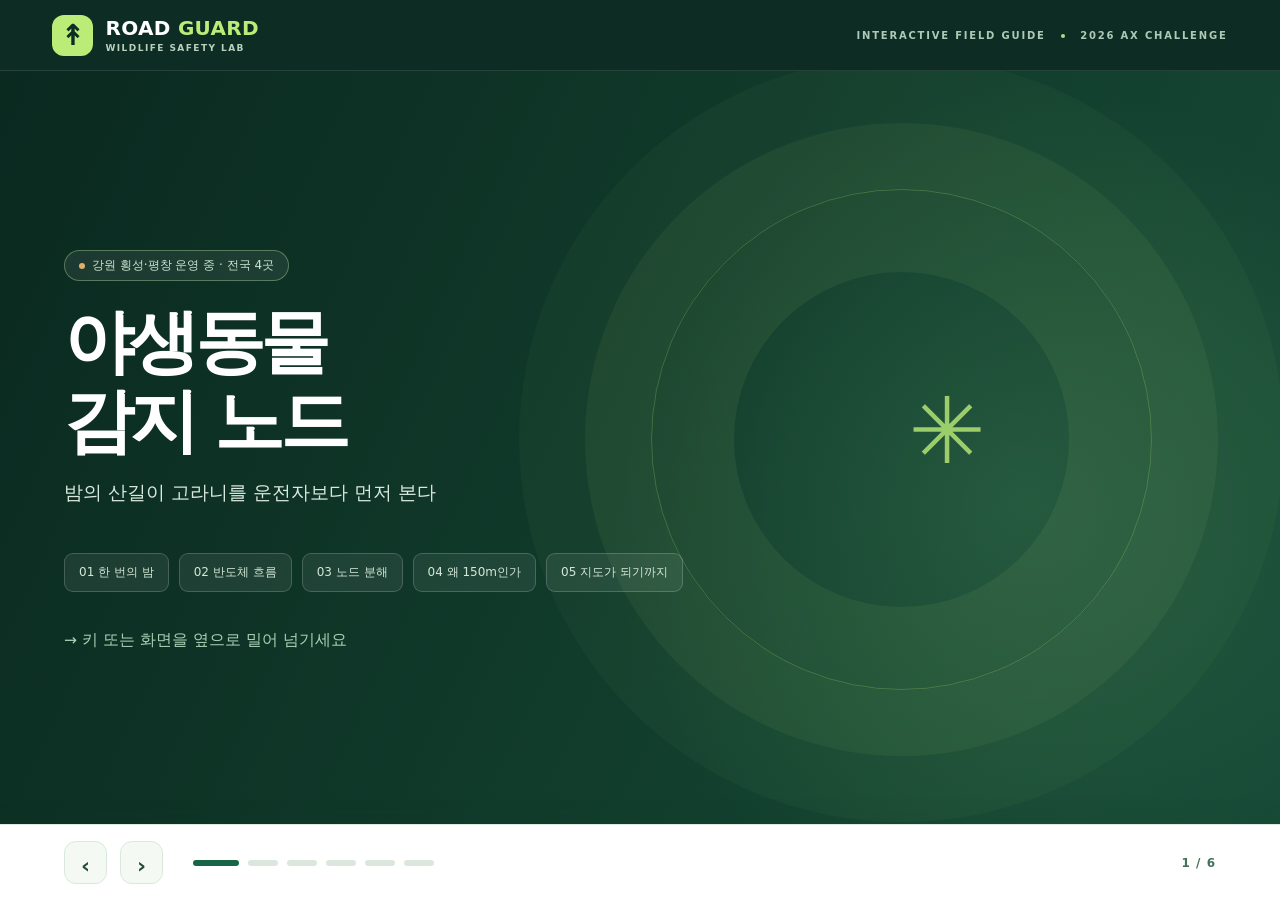
<file: AX챌린지_카드뉴스.html>
<!DOCTYPE html>
<html lang="ko"><head><meta charset="utf-8">
<meta name="viewport" content="width=device-width,initial-scale=1,viewport-fit=cover">
<title>야생동물 감지 노드</title>
<style>
*{margin:0;padding:0;box-sizing:border-box}
:root{--bg:#07090d;--panel:#10141b;--line:#1e242e;--line2:#2b3340;
--tx:#e8edf4;--dim:#7d8795;--acc:#4da3ff;--warn:#ffb020;--ok:#3fd17a;--bad:#ff5f56}
html,body{height:100%;overflow:hidden;background:var(--bg)}
body{font-family:'Noto Sans KR','Noto Sans CJK KR',-apple-system,sans-serif;color:var(--tx);
-webkit-font-smoothing:antialiased;touch-action:pan-y}
#deck{display:flex;height:100%;width:100%;transition:transform .5s cubic-bezier(.76,0,.24,1)}
.slide{flex:0 0 100%;height:100%;padding:4.5vh 5vw 11vh;display:flex;flex-direction:column;
justify-content:center;opacity:.25;transition:opacity .4s;max-width:100%;overflow:hidden}
.slide.on{opacity:1}
.eyebrow{font-size:11px;letter-spacing:2.5px;color:var(--acc);font-weight:800;margin-bottom:10px}
h1{font-size:clamp(34px,6.6vw,74px);font-weight:900;letter-spacing:-2.4px;line-height:1.1}
h2{font-size:clamp(22px,3.4vw,40px);font-weight:900;letter-spacing:-1.4px;line-height:1.18}
.lede{color:var(--dim);font-size:clamp(13px,1.35vw,16px);margin-top:9px;line-height:1.55}
.hd{flex:0 0 auto;margin-bottom:2.2vh}
.bd{flex:1 1 auto;min-height:0;display:flex;gap:2vw}
.col{display:flex;flex-direction:column;min-width:0;min-height:0}

/* nav */
#nav{position:fixed;left:0;right:0;bottom:0;height:9vh;min-height:58px;display:flex;align-items:center;
gap:14px;padding:0 5vw;background:linear-gradient(transparent,rgba(7,9,13,.95) 38%);z-index:9}
.dots{display:flex;gap:7px;flex:1}
.dot{width:26px;height:4px;border-radius:2px;background:#222a35;cursor:pointer;transition:.2s}
.dot.on{background:var(--acc);width:40px}
.navb{width:40px;height:40px;border-radius:11px;display:grid;place-items:center;font-size:17px}
#pg{font-size:12px;color:var(--dim);font-weight:800;letter-spacing:1px;min-width:52px;text-align:right}

button{font-family:inherit;font-size:13px;font-weight:700;color:var(--tx);background:#151b25;
border:1px solid var(--line2);border-radius:9px;padding:9px 14px;cursor:pointer;transition:.15s}
button:hover{border-color:#415066;background:#1a2230}
button.on{background:var(--acc);border-color:var(--acc);color:#04070c}
.ctrls{display:flex;gap:8px;align-items:center;flex-wrap:wrap}

/* s1 */
.badge{display:inline-flex;align-items:center;gap:7px;background:#121823;border:1px solid var(--line2);
border-radius:99px;padding:6px 14px;font-size:12px;color:var(--dim);margin-bottom:22px}
.dotlive{width:6px;height:6px;border-radius:50%;background:var(--warn);animation:bl 1.4s infinite}
@keyframes bl{0%,100%{opacity:1}50%{opacity:.25}}
.toc{display:flex;gap:9px;margin-top:5vh;flex-wrap:wrap}
.toc div{font-size:12.5px;color:var(--dim);border:1px solid var(--line);border-radius:8px;padding:8px 13px}

/* scene */
.stage{flex:1;min-height:0;border:1px solid var(--line);border-radius:14px;overflow:hidden;background:#05070a;
display:flex;align-items:center}
.stage svg{width:100%;height:100%;display:block}
.cap{margin-top:12px;font-size:clamp(13px,1.4vw,16px);font-weight:600;min-height:22px}
.cap b{color:var(--warn)}
.bar{flex:1;min-width:90px;height:3px;background:var(--line);border-radius:2px;overflow:hidden}
.bar i{display:block;height:100%;width:0;background:var(--acc)}

/* stepper */
.steps{display:grid;grid-template-columns:repeat(4,1fr);gap:9px}
.st{background:var(--panel);border:1px solid var(--line);border-radius:12px;padding:14px 13px;cursor:pointer;transition:.18s}
.st:hover{border-color:#394657}
.st.on{border-color:var(--acc);background:#101c2b}
.st .n{font-size:10px;font-weight:900;color:var(--dim);letter-spacing:1px}
.st.on .n{color:var(--acc)}
.st .t{font-size:clamp(14px,1.5vw,17px);font-weight:800;margin-top:6px}
.st .u{font-size:11.5px;color:var(--dim);margin-top:4px}
.detail{flex:1;min-height:0;margin-top:11px;background:var(--panel);border:1px solid var(--line);
border-radius:13px;padding:18px 22px;overflow:auto}
.detail h3{font-size:clamp(17px,1.9vw,22px);font-weight:900}
.detail .sig{font-size:12px;color:var(--acc);font-weight:800;margin:4px 0 11px}
.detail p{font-size:clamp(13px,1.4vw,15.5px);color:#c3ccd8;line-height:1.7}
.chips{display:flex;gap:6px;flex-wrap:wrap;margin-top:12px}
.chip{font-size:11.5px;background:#16202e;color:#8fb6e0;border:1px solid #223246;border-radius:6px;padding:4px 10px}

/* 3d */
.scene3d{flex:1;min-height:0;display:grid;place-items:center;cursor:grab;touch-action:none;
background:radial-gradient(ellipse at 50% 70%,#0e1620,#05070a 70%);border:1px solid var(--line);border-radius:14px}
.scene3d:active{cursor:grabbing}
.world{transform-style:preserve-3d;position:relative}
.part{position:absolute;transform-style:preserve-3d;cursor:pointer}
.face{position:absolute;border:1px solid rgba(255,255,255,.14)}
.part.sel .face{outline:1px solid var(--acc);box-shadow:0 0 18px rgba(77,163,255,.5)}
.tag{position:absolute;font-size:11.5px;font-weight:700;color:#9aa6b5;white-space:nowrap;cursor:pointer;
background:rgba(8,11,16,.88);border:1px solid var(--line2);padding:4px 9px;border-radius:6px;transform-style:preserve-3d}
.tag.on{color:#04070c;background:var(--acc);border-color:var(--acc)}

/* kpi + calc */
.kpi{background:var(--panel);border:1px solid var(--line);border-radius:12px;padding:15px 18px}
.kpi .v{font-size:clamp(24px,2.9vw,34px);font-weight:900;letter-spacing:-1.3px;line-height:1}
.kpi .v s{text-decoration:none;font-size:14px;color:var(--dim);font-weight:700}
.kpi .k{font-size:12px;color:var(--dim);margin-top:7px}
.rail{position:relative;height:38px;background:#121821;border-radius:7px;margin-top:30px}
.seg{position:absolute;top:0;height:100%;transition:width .15s}
.seg.r{background:#2a3a52;left:0;border-radius:7px 0 0 7px}
.seg.b{background:#3a2a1a}
.mark{position:absolute;top:-8px;bottom:-8px;width:2px;background:var(--acc)}
.mark span{position:absolute;top:-21px;right:0;font-size:10.5px;color:var(--acc);font-weight:800;white-space:nowrap}
.legend{display:flex;gap:15px;margin-top:11px;font-size:11.5px;color:var(--dim);flex-wrap:wrap}
.legend i{display:inline-block;width:9px;height:9px;border-radius:2px;margin-right:5px;vertical-align:-1px}
.verdict{margin-top:14px;font-size:clamp(14px,1.6vw,17px);font-weight:800;padding:12px 16px;border-radius:10px}
.verdict.ok{background:#0f2418;color:var(--ok);border:1px solid #1d4430}
.verdict.no{background:#2a1313;color:var(--bad);border:1px solid #4a2020}
input[type=range]{width:100%;margin-top:6px;accent-color:var(--acc)}
label{font-size:12px;color:var(--dim);font-weight:700}

/* map */
.mapbox{flex:1;min-height:0;background:#080b10;border:1px solid var(--line);border-radius:14px;
display:flex;flex-direction:column;overflow:hidden}
.mapbox svg{flex:1;min-height:0;width:100%}
.scale{display:flex;gap:13px;padding:9px 14px;border-top:1px solid var(--line);font-size:11px;color:var(--dim);flex-wrap:wrap}
.scale i{display:inline-block;width:9px;height:9px;border-radius:2px;margin-right:5px;vertical-align:-1px}
/* flow */
.screen{flex:1;min-height:0;background:#080b10;border:1px solid var(--line);border-radius:14px;
position:relative;overflow:hidden;display:flex;flex-direction:column}
.reel{flex:1;min-height:0;display:flex;width:100%;
transition:transform .75s cubic-bezier(.65,.02,.2,1)}
.pane{flex:0 0 100%;min-width:0;padding:16px;display:flex;flex-direction:column;gap:11px;
opacity:.18;filter:blur(2px);transform:scale(.97);
transition:opacity .6s ease,filter .6s ease,transform .75s cubic-bezier(.65,.02,.2,1)}
.pane.on{opacity:1;filter:none;transform:none}
.tline{height:3px;background:#141a23;flex:0 0 auto}
.tline i{display:block;height:100%;width:0;background:linear-gradient(90deg,#2f6f9f,var(--acc));
transition:width .75s cubic-bezier(.65,.02,.2,1)}
.ptag{font-size:11px;letter-spacing:1.6px;color:var(--acc);font-weight:800}
.psvg{flex:1;min-height:0;width:100%;border-radius:9px}
.pread{font-size:12.5px;color:var(--dim);line-height:1.6}
.pread b{color:var(--tx)}
.judge{flex:1;display:flex;flex-direction:column;justify-content:center;gap:11px;padding:0 6px}
.jrow{display:flex;align-items:center;gap:12px;font-size:clamp(13px,1.4vw,15px);border-bottom:1px solid #161c25;padding-bottom:9px}
.jrow span{color:var(--dim);width:72px;font-size:12.5px;flex:0 0 auto}
.jbar{flex:1;height:5px;background:#161c25;border-radius:3px;overflow:hidden}
.jbar i{display:block;height:100%;background:var(--acc)}
.jnote{font-size:12px;color:var(--dim);margin-top:4px}
.jnote b{color:var(--ok)}
.led{flex:1;display:grid;place-items:center}
.ledtx{background:#07090c;border:3px solid #232c38;border-radius:12px;padding:5% 7%;color:#ffb020;
font-weight:900;font-size:clamp(20px,3.4vw,38px);line-height:1.35;text-align:center;letter-spacing:-.5px;
text-shadow:0 0 22px #ffb02088;animation:bl 1.1s infinite}
.phone{flex:1;min-height:0;width:min(230px,42%);margin:0 auto;background:#0b0f15;border:2px solid #2b3340;
border-radius:22px;padding:14px 11px;display:flex;flex-direction:column;gap:10px;position:relative}
.pnotch{width:52px;height:4px;background:#2b3340;border-radius:3px;margin:0 auto}
.palert{display:flex;gap:10px;background:#2a1a10;border:1px solid #5a3a18;border-radius:11px;padding:11px}
.pico{font-size:20px;color:var(--warn)}
.pt1{font-size:13px;font-weight:800;color:#ffcf7a}
.pt2{font-size:11px;color:#b99a72;line-height:1.5;margin-top:3px}
.pmap{flex:1;border-radius:10px;background:
 linear-gradient(118deg,transparent 46%,#2a3340 46% 51%,transparent 51%),
 linear-gradient(28deg,transparent 58%,#222a35 58% 62%,transparent 62%),#0e131a}
.dash{flex:1;min-height:0;display:flex;gap:11px}
.dash svg{flex:1;min-height:0;border-radius:9px}
.dstat{width:124px;display:flex;flex-direction:column;justify-content:center;gap:14px}
.dstat b{display:block;font-size:26px;font-weight:900;letter-spacing:-1px}
.dstat span{font-size:11px;color:var(--dim)}
.chain{flex:1;display:flex;align-items:center;gap:6px}
.chain i{color:#303a47;font-style:normal;font-size:15px}
.cn{flex:1;background:#101822;border:1px solid var(--line2);border-radius:10px;padding:13px 9px;
text-align:center;font-size:11px;color:var(--dim);line-height:1.4}
.cn b{display:block;color:var(--acc);font-size:13px;margin-bottom:4px}
.flist{display:flex;flex-direction:column;gap:6px}
.fi{display:flex;gap:10px;align-items:center;background:var(--panel);border:1px solid var(--line);
border-radius:10px;padding:10px 12px;cursor:pointer;transition:.16s}
.fi:hover{border-color:#394657}
.fi.on{border-color:var(--acc);background:#101c2b}
.fi em{font-style:normal;width:20px;height:20px;border-radius:50%;background:#1b232e;color:var(--dim);
font-size:10.5px;font-weight:900;display:grid;place-items:center;flex:0 0 auto}
.fi.on em{background:var(--acc);color:#04070c}
.fi .ft{font-size:13.5px;font-weight:800}
.fi .fu{font-size:11px;color:var(--dim);margin-left:auto}
.mnote{font-size:12.5px;color:var(--dim);line-height:1.6;margin-top:13px}
.mnote b{color:var(--tx)}
.foot{font-size:11px;color:#596271;line-height:1.55;margin-top:10px}
@media(max-width:760px){.bd{flex-direction:column}.steps{grid-template-columns:repeat(2,1fr)}}

/* ROAD GUARD / v2 · original slide copy and interactions preserved */
:root{
  --bg:#f5f8f3;--panel:#ffffff;--line:#e0e9df;--line2:#d4e1d7;
  --tx:#152b23;--dim:#627769;--acc:#176447;--warn:#db7044;--ok:#2d9765;--bad:#cb593e;
  --deep:#0d2c23;--lime:#bcec78;--mist:#edf5eb;
}
html,body{height:100%;background:var(--bg)}
body{font-family:'Noto Sans KR','Noto Sans CJK KR','Malgun Gothic',system-ui,sans-serif;
 color:var(--tx);overflow:hidden;}
button{font-family:inherit;color:#294a37;background:#fff;border:1px solid #d7e4d9;
 border-radius:12px;padding:11px 16px;font-size:13px;font-weight:800;
 box-shadow:0 2px 3px rgba(12,52,33,.01);transition:background .16s,border-color .16s,transform .16s}
button:hover{background:#f0f8ee;border-color:#7caa8d;transform:translateY(-1px)}
button.on{color:#fff;background:var(--acc);border-color:var(--acc)}
button:focus-visible{outline:3px solid #9ed5a4;outline-offset:3px}
.rg-topbar{position:fixed;top:0;left:0;right:0;height:71px;z-index:20;display:flex;align-items:center;
 justify-content:space-between;padding:0 clamp(26px,4.1vw,84px);background:#0d2c23;color:#fff;
 border-bottom:1px solid rgba(255,255,255,.1)}
.rg-brand{display:flex;align-items:center;gap:12px}
.rg-mark{height:41px;width:41px;border-radius:12px;background:var(--lime);color:#0d2c23;
 display:grid;place-items:center;font-size:29px;font-weight:900;line-height:1}
.rg-wordmark{font-size:20px;font-weight:900;letter-spacing:.015em;line-height:1}
.rg-wordmark b{color:var(--lime);font-weight:900}.rg-wordmark small{display:block;color:#b8d0be;
 font-size:9px;letter-spacing:.16em;font-weight:700;margin-top:6px}
.rg-topnote{color:#accab7;font-size:10px;font-weight:800;letter-spacing:.18em}
.rg-topnote i{width:4px;height:4px;background:#a7dd8d;border-radius:50%;display:inline-block;vertical-align:middle;margin:0 10px}
#deck{height:100dvh}
.slide{background:#f6f9f4;padding:clamp(94px,10.5vh,125px) clamp(40px,5vw,102px) clamp(89px,10vh,116px);
 justify-content:flex-start;opacity:0.35;position:relative;overflow:hidden}
.slide.on{opacity:1}
.slide > :not(.rg-ambient){width:100%;max-width:1480px;margin-left:auto;margin-right:auto}
.slide .hd{flex:0 0 auto;margin-bottom:clamp(20px,2.5vh,29px)}
.slide .bd{width:100%;flex:1 1 auto;gap:clamp(16px,1.8vw,30px);min-height:0}
h1{font-size:clamp(46px,5.5vw,86px);line-height:1.12;letter-spacing:-.067em;font-weight:900}
h2{font-size:clamp(32px,3.1vw,48px);line-height:1.25;letter-spacing:-.055em;font-weight:900}
h3{letter-spacing:-.04em}
.eyebrow{font-size:12px;letter-spacing:.17em;color:#328259;font-weight:900;margin-bottom:10px}
.lede{color:#6b8072;font-size:clamp(14px,1.22vw,17px);line-height:1.65;margin-top:8px}
#nav{height:76px;min-height:76px;padding:0 clamp(26px,5vw,102px);gap:13px;background:#fff;
 border-top:1px solid var(--line);box-shadow:0 -7px 26px rgba(22,67,38,.05)}
.navb{width:43px;height:43px;border-radius:12px;display:grid;place-items:center;
 border-color:#dae9dc;background:#f5f9f4;font-size:22px}
.navb:hover{background:#e5f2e6}
.dots{gap:9px;padding-left:17px}.dot{width:30px;height:6px;background:#dbe7dc;border-radius:10px}
.dot.on{width:46px;background:#176447}
#pg{color:#44715a;font-size:12px;font-weight:900}
/* first page: cinematic hero like ROAD GUARD home */
.slide:first-child{background:radial-gradient(circle at 80% 56%,rgba(85,151,101,.28) 0,transparent 37%),
 linear-gradient(115deg,#0a281f 0%,#123e2d 60%,#174b37 100%);justify-content:center}
.slide:first-child:before{content:"";pointer-events:none;position:absolute;right:10%;top:21%;
 width:min(39vw,540px);aspect-ratio:1;border-radius:50%;border:1px solid rgba(188,236,120,.28);
 box-shadow:0 0 0 66px rgba(188,236,120,.055),0 0 0 132px rgba(188,236,120,.03),
 inset 0 0 0 82px rgba(188,236,120,.065)}
.slide:first-child:after{content:"✳";position:absolute;right:23%;top:42%;
 color:var(--lime);font-size:92px;font-weight:900;opacity:.8;pointer-events:none}
.slide:first-child > *{position:relative;z-index:1}
.slide:first-child .badge{width:max-content;display:inline-flex;border:1px solid rgba(183,227,171,.38);
 background:rgba(255,255,255,.07);color:#cce5d3;font-size:12px;backdrop-filter:blur(4px);
 margin-left:0;margin-right:0}
.slide:first-child h1{color:white;margin-left:0;margin-right:0;max-width:1080px}
.slide:first-child .lede{color:#dae9df;margin-left:0;margin-right:0}
.slide:first-child .lede:last-child{color:#a9d0b4!important}
.slide:first-child .toc{margin-left:0;margin-right:0;max-width:1100px;gap:10px}
.slide:first-child .toc div{color:#d4e7d9;border-color:rgba(255,255,255,.18);
 background:rgba(255,255,255,.07);padding:10px 14px;border-radius:9px;font-size:12px}
.dotlive{background:#dfb06c}
/* grounded content surfaces */
.stage,.scene3d,.screen,.mapbox{border-radius:20px;box-shadow:0 16px 38px rgba(22,60,39,.08);min-height:0}
.stage{background:#0a1111;border:1px solid #a1b6a6;overflow:hidden}
.stage svg{max-width:100%;display:block}
.ctrls{gap:10px}
.bar{height:6px;background:#e2ebe2;border-radius:20px}.bar i{background:#176447}
.cap{color:#294638;font-size:clamp(13px,1.15vw,16px);margin-top:14px;line-height:1.6}
.cap b{color:#b55b34}
/* process cards */
.steps{gap:15px}
.st{border:1px solid #dce8dd;background:#fff;border-radius:16px;padding:19px 21px;
 box-shadow:0 9px 19px rgba(21,59,33,.04)}
.st:hover{border-color:#8cbca1;transform:translateY(-2px)}
.st.on{background:#144c36;border-color:#144c36;box-shadow:0 12px 20px rgba(20,76,54,.17)}
.st .n{font-size:11px;color:#72947d}.st.on .n{color:#bcf0a4}
.st .t{font-size:clamp(16px,1.55vw,21px);margin-top:8px}.st.on .t{color:white}
.st .u{color:#6e8575;font-size:12px;margin-top:5px}.st.on .u{color:#c6dccd}
.detail{background:#fff;border:1px solid #dce8dd;border-radius:18px;box-shadow:0 16px 37px rgba(23,60,33,.065);
 padding:clamp(22px,2.2vw,35px);overflow:auto;color:#173427}
.detail h3{font-size:clamp(23px,2vw,30px);color:#173427}
.detail .sig{font-size:13px;color:#29794f;font-weight:800;margin:9px 0 16px}
.detail p{font-size:clamp(15px,1.27vw,19px);color:#4e6959;line-height:1.85;overflow-wrap:break-word;word-break:keep-all}
.chips{gap:8px;margin-top:23px}
.chip{font-size:12px;color:#2b7652;background:#eaf5e8;border:1px solid #d8ead7;border-radius:20px;padding:7px 13px}
/* 4-step architecture: deliberate editorial split layout */
.slide:nth-child(3) .bd{flex-direction:row!important;align-items:stretch;gap:18px!important}
.slide:nth-child(3) #steps{width:32%;flex:0 0 32%;display:grid;
 grid-template-columns:1fr;grid-template-rows:repeat(4,minmax(0,1fr));gap:12px}
.slide:nth-child(3) .st{display:flex;flex-direction:column;justify-content:center;
 padding:18px 26px;min-height:0}
.slide:nth-child(3) .st .t{font-size:clamp(20px,1.7vw,25px)}
.slide:nth-child(3) #det{min-width:0;flex:1!important;margin:0!important;
 display:flex;flex-direction:column;justify-content:center;
 padding:clamp(28px,3.2vw,56px);position:relative}
.slide:nth-child(3) #det h3,.slide:nth-child(3) #det .sig,
.slide:nth-child(3) #det p,.slide:nth-child(3) #det .chips{position:relative;z-index:1}
.slide:nth-child(3) #det h3{font-size:clamp(30px,2.7vw,43px)}
.slide:nth-child(3) #det p{max-width:85%;line-height:1.9}
.slide:nth-child(3) #det:after{content:attr(data-step);position:absolute;right:3.5%;bottom:-1.5%;
 font-size:clamp(180px,18vw,310px);font-weight:900;letter-spacing:-.1em;
 color:#f0f6ee;line-height:1;z-index:0;pointer-events:none}
/* braking calculator: two purposeful white workspaces */
.slide:nth-child(5) .bd{align-items:stretch;gap:20px!important}
.slide:nth-child(5) .bd > .col{background:#fff;min-height:0;border:1px solid #dce9dd;
 border-radius:18px;padding:clamp(25px,3vw,50px);box-shadow:0 17px 34px rgba(22,60,39,.06)}
.slide:nth-child(5) .bd > .col:first-child{flex:1!important;gap:14px!important}
.slide:nth-child(5) .bd > .col:last-child{flex:1.2!important}
.slide:nth-child(5) .kpi{background:#f7faf5;box-shadow:none}
.slide:nth-child(5) #v{margin-top:12px}
.slide:nth-child(5) .rail{margin-top:40px}
/* 3d parts: real room to breathe, labels lifted off foreground */
.slide:nth-child(4) .bd{align-items:stretch}
.slide:nth-child(4) .bd > .col:first-child{flex:1.32!important}
.slide:nth-child(4) .bd > .col:last-child{flex:1!important;justify-content:center!important;align-items:stretch}
.scene3d{background:radial-gradient(ellipse at 50% 55%,#204c3c 0%,#122d26 53%,#091b17 100%);
 border:1px solid #20483a;overflow:hidden;min-height:300px}
.scene3d:before{content:"";position:absolute;pointer-events:none;width:60%;height:70%;border-radius:50%;
 background:radial-gradient(ellipse,#77ca8650 0%,transparent 65%);filter:blur(20px);opacity:.45}
.scene3d{position:relative}
.world{z-index:1;isolation:isolate}
.face{border-color:rgba(255,255,255,.19)}
.part.sel .face{outline:1px solid #bcec78;box-shadow:0 0 20px rgba(188,236,120,.45)}
.tag{color:#dfeee1;font-size:12px;font-weight:800;background:rgba(7,33,24,.88);
 border:1px solid rgba(189,234,193,.35);border-radius:9px;padding:7px 11px;
 box-shadow:0 8px 15px rgba(0,0,0,.20)}
.tag.on{background:var(--lime);border-color:var(--lime);color:#153421}
#pdet{flex:0 1 auto!important;max-height:80%;min-height:230px;margin:0!important;
 display:flex;flex-direction:column;justify-content:center;overflow:auto;
 border-left:5px solid #bcec78;padding:35px!important}
#pdet h3{font-size:clamp(26px,2.3vw,38px);line-height:1.3;margin-bottom:16px}
#pdet p{font-size:clamp(16px,1.25vw,19px);line-height:1.9;white-space:normal}
/* distance design */
.kpi{background:#fff;border:1px solid #e0e9df;border-radius:16px;padding:19px 23px;
 box-shadow:0 8px 24px rgba(20,60,31,.04)}
.kpi .v{font-size:clamp(31px,2.8vw,42px);color:#173e2b}
.kpi .v s{color:#6f8575;font-size:16px}
.kpi .k{color:#718575;font-size:13px}
.rail{background:#e5eee5;border-radius:9px;height:44px}
.seg.r{background:#85a999}.seg.b{background:#d7a079}
.mark{background:#176447}.mark span{color:#176447;font-size:11px}
.legend{color:#617767;font-size:12px;margin-top:16px}
.verdict{border-radius:12px;padding:16px 19px;margin-top:21px;font-size:clamp(16px,1.6vw,19px)}
.verdict.ok{background:#e8f6ed;color:#24754d;border:1px solid #bfe5ce}
.verdict.no{background:#fff1e9;color:#ad4c32;border:1px solid #f1d0bc}
label{color:#536b59;font-size:14px}
input[type=range]{accent-color:#176447}
.foot{color:#789080;font-size:12px;line-height:1.8;margin-top:16px}
/* flow layout + working GIF */
.slide:nth-child(6) .bd > .col:first-child{flex:1.45!important}
.slide:nth-child(6) .bd > .col:last-child{flex:1!important;justify-content:flex-start!important;gap:8px!important;overflow:hidden}
.screen{background:#fff;border:1px solid #dce8dd;overflow:hidden}
.pane{background:#fff;opacity:.13;filter:blur(2px)}
.pane.on{opacity:1;filter:none}
.ptag{color:#297b54}
.pread{color:#667d6e;font-size:13px;line-height:1.7}.pread b{color:#173427}
.tline{background:#eaf1e9}.tline i{background:linear-gradient(90deg,#176447,#bcec78)}
.jrow{color:#173427;border-bottom:1px solid #e9eee9}
.jrow span{color:#738675}.jbar{background:#edf3ed}.jbar i{background:#176447}
.jnote{color:#647867}.jnote b{color:#176447}
.ledtx{background:#122923;border-color:#2f493e;color:#ffd59b}
.phone{background:#f5f8f6;border-color:#d4e1d6}
.pnotch{background:#cbd8ce}
.palert{background:#fff0e5;border-color:#f1d1b6}.pt1{color:#a8512b}.pt2{color:#8c6a57}
.pmap{background:linear-gradient(118deg,transparent 46%,#d4e2d8 46% 51%,transparent 51%),
 linear-gradient(28deg,transparent 58%,#dfe9df 58% 62%,transparent 62%),#edf3ea}
.cn{background:#f0f7f0;border-color:#dbe8db;color:#617568}.cn b{color:#176447}
.chain i{color:#b1c2b4}
.flist{display:grid;grid-template-columns:repeat(2,minmax(0,1fr));gap:7px;flex:0 0 auto}
.fi{background:#fff;border:1px solid #dce8dd;border-radius:10px;padding:10px 12px;min-width:0}
.fi:hover{border-color:#7ca98b}
.fi.on{background:#e9f6ec;border-color:#85bf98}
.fi em{background:#e9f2e8;color:#497258}.fi.on em{background:#176447;color:#fff}
.fi .ft{font-size:13px;color:#263e2e}.fi .fu{font-size:10px;color:#748578;white-space:nowrap}
#auto{margin-top:3px!important;min-height:40px;padding:10px 14px}





.mnote{font-size:12px;color:#637966;line-height:1.55;margin-top:1px!important;min-height:25px}
.mnote b{color:#173427}
/* flexible layout for 16:9 / laptops */
@media(max-height:820px){
 .rg-topbar{height:62px}.slide{padding-top:79px;padding-bottom:76px}
 #nav{height:62px;min-height:62px}.slide .hd{margin-bottom:13px}
 h2{font-size:clamp(26px,2.7vw,37px)}
 .lede{font-size:13px;margin-top:4px}.scene3d{min-height:250px}
 #pdet{min-height:200px;padding:25px!important}
 .fi{padding:7px 9px}
 .slide:nth-child(3) .st{padding:11px 19px}
 .slide:nth-child(3) #det{padding:24px}
 .slide:nth-child(5) .bd > .col{padding:22px}
 
}
@media(max-width:1050px){
 .rg-topnote{display:none}
 .slide{padding-left:4vw;padding-right:4vw}
 .slide:nth-child(4) .bd > .col:first-child{flex:1.1!important}
 .slide:nth-child(4) .bd > .col:last-child{flex:1!important}
 #pdet{padding:20px!important}
 .tag{font-size:10px;padding:5px 7px}
 .steps{gap:8px}.st{padding:12px}
}
@media(max-width:700px){
 .rg-topbar{height:57px;padding:0 17px}.rg-brand{gap:9px}.rg-mark{width:33px;height:33px;font-size:22px}
 .rg-wordmark{font-size:16px}.rg-wordmark small{font-size:7px}
 .slide{padding:74px 18px 75px}.slide .hd{margin-bottom:12px}
 .slide .bd{flex-direction:column;gap:12px;overflow:auto;min-height:0}
 h1{font-size:clamp(38px,10vw,55px)}h2{font-size:clamp(25px,6vw,32px)}
 .slide:first-child:before{right:-90px;width:260px}.slide:first-child:after{right:5%;font-size:60px}
 .steps{grid-template-columns:repeat(2,1fr)}
 .slide:nth-child(3) .bd{flex-direction:column!important}
 .slide:nth-child(3) #steps{width:100%;flex:0 0 auto;grid-template-columns:repeat(2,1fr);
 grid-template-rows:repeat(2,1fr)}
 .slide:nth-child(3) #det{flex:1 1 auto!important;min-height:180px;overflow:auto}
 .slide:nth-child(3) #det p{max-width:100%}
 .slide:nth-child(3) #det:after{font-size:110px}
 .slide:nth-child(5) .bd > .col{flex:0 0 auto!important}
 .slide:nth-child(5) .bd{overflow:auto}
 .slide:nth-child(5) .bd > .col:first-child{flex:0 0 auto!important}
 .slide:nth-child(5) .bd > .col:last-child{flex:0 0 auto!important}
 .slide:nth-child(4) .bd .col:first-child{flex:1.35!important;min-height:230px}
 .slide:nth-child(4) .bd .col:last-child{flex:0 0 auto!important}
 #pdet{min-height:130px;max-height:none;padding:18px!important}
 #pdet h3{font-size:20px;margin-bottom:9px}#pdet p{font-size:13px;line-height:1.6}
 .slide:nth-child(6) .bd > .col:first-child{flex:1!important;min-height:170px}
 .slide:nth-child(6) .bd > .col:last-child{flex:0 0 auto!important;overflow:visible}
 
 #nav{padding:0 16px;height:62px;min-height:62px}
 .dots{gap:4px;padding-left:4px}.dot{width:12px}.dot.on{width:18px}
}


/* MUNICIPAL FLOW · real ROAD GUARD site bridge */
.rg-website-pane{padding:clamp(12px,1.25vw,20px)!important;gap:9px!important;background:#fff}
.rg-website-intro{display:flex;align-items:center;gap:8px;flex:0 0 auto;min-height:33px;color:#163c2b;font-size:12px;white-space:nowrap}
.rg-green-led{width:7px;height:7px;border-radius:50%;background:#34a169;box-shadow:0 0 0 4px #edf7ee}
.rg-website-intro b{font-weight:900;letter-spacing:.025em}
.rg-website-intro-sub{font-size:11px;color:#759080;margin-left:4px}
.rg-website-open{color:#176447;background:#eaf4e9;border:1px solid #d5e7d6;padding:7px 10px;border-radius:8px;font-size:10px;font-weight:900;margin-left:auto;text-decoration:none}
.rg-website-open:hover{background:#d5ebd4}
.rg-website-preview{display:block;position:relative;flex:1 1 auto;min-height:110px;width:100%;border:1px solid #dce9dd;border-radius:12px;overflow:hidden;background:#ebf3e8;box-shadow:0 8px 20px #1740270a;text-decoration:none}
.rg-website-preview img{display:block;width:100%;height:100%;object-fit:cover;object-position:center top;transition:transform .25s ease}
.rg-website-preview:hover img{transform:scale(1.015)}
.rg-preview-hint{position:absolute;right:12px;bottom:12px;padding:8px 12px;border-radius:8px;background:#103a2cf2;color:#fff;font-size:11px;font-weight:800;box-shadow:0 7px 22px #0002}
.rg-flow-stats{display:grid;grid-template-columns:minmax(0,1.35fr) repeat(2,minmax(0,.7fr)) minmax(0,1fr);align-items:center;gap:13px;flex:0 0 auto;min-height:59px;background:#f5f9f4;border:1px solid #e1ebe0;border-radius:12px;padding:9px 13px}
.rg-flow-stats-label{font-size:10px;font-weight:900;color:#22613f;line-height:1.5}
.rg-flow-stats-label small{display:block;color:#879889;font-size:9px;font-weight:600}
.rg-flow-stats>span:not(.rg-flow-stats-label){display:flex;flex-direction:column;gap:3px}
.rg-flow-stats b{color:#19382b;font-size:21px;line-height:1.15;font-weight:900}
.rg-flow-stats>span small{font-size:9px;color:#718a78}
.rg-flow-scale{display:flex;justify-content:flex-end;gap:8px;font-size:9px;white-space:nowrap;align-items:center}
.rg-flow-scale i{width:7px;height:7px;margin-right:3px}
@media(max-height:820px){.rg-website-pane{padding:10px!important;gap:6px!important}.rg-flow-stats{min-height:52px;padding:7px 9px}.rg-flow-stats b{font-size:17px}.rg-website-intro{min-height:26px}.rg-preview-hint{font-size:10px;padding:6px 9px}}
@media(max-width:1080px){.rg-flow-stats{grid-template-columns:minmax(0,1fr) minmax(0,.7fr) minmax(0,.7fr)}.rg-flow-scale{display:none}}
@media(max-width:760px){.rg-website-preview{min-height:180px;flex:0 0 230px}.rg-website-intro-sub{display:none}.rg-flow-stats{grid-template-columns:1fr 1fr}.rg-flow-stats-label{grid-column:1/-1}}

/* 6번째 페이지: 중복 GIF 없이 단계 조작 영역만 정돈 */
.slide:last-of-type .flist{gap:12px}
.slide:last-of-type .fi{min-height:56px;padding:12px 14px}
.slide:last-of-type #auto{min-height:48px!important;margin-top:8px!important}
.slide:last-of-type #fnote{border:1px solid #dce8dd;border-radius:12px;background:#f1f7ee;padding:18px 20px;line-height:1.7;margin-top:8px!important}
@media(max-height:800px){
  .slide:last-of-type .flist{gap:7px}
  .slide:last-of-type .fi{min-height:43px;padding:9px 12px}
  .slide:last-of-type #auto{min-height:39px!important}
  .slide:last-of-type #fnote{padding:12px 15px}
}

/* 실제 3D 메시 뷰어 (4페이지에만 적용) */
#s3.rg-true3d-stage{position:relative;display:block;overflow:hidden;background:radial-gradient(ellipse at 48% 44%,#255b47 0%,#12372a 43%,#081d18 76%,#061711 100%);touch-action:none;cursor:grab;min-height:270px;}
#s3.rg-true3d-stage:active{cursor:grabbing}
#s3.rg-true3d-stage::before{content:"";pointer-events:none;position:absolute;inset:0;background:radial-gradient(ellipse at 51% 26%,rgba(195,255,204,.13),transparent 51%);filter:none;opacity:1;transform:none;width:auto;height:auto;left:auto;top:auto;border-radius:0;}
#s3.rg-true3d-stage::after{content:"";pointer-events:none;position:absolute;left:50%;top:auto;bottom:4%;transform:translateX(-50%);width:46%;height:12%;border-radius:50%;background:radial-gradient(ellipse,rgba(0,0,0,.23),transparent 72%);filter:blur(15px)}
#rg3dCanvas{position:absolute;inset:0;width:100%;height:100%;display:block;z-index:1}
.rg3d-label-layer{position:absolute;inset:0;pointer-events:none;z-index:3}
.rg3d-label{position:absolute;transform:translate(-50%,-50%);pointer-events:auto;white-space:nowrap;border-radius:10px;border:1px solid rgba(170,218,189,.32)!important;background:rgba(8,31,25,.89)!important;color:#dbeee2!important;font-size:clamp(10px,.87vw,13px)!important;font-weight:850!important;padding:8px 11px!important;box-shadow:0 10px 23px #0004!important;transition:background .2s,transform .2s;}
.rg3d-label:hover{transform:translate(-50%,-50%) scale(1.035);border-color:#bcec78!important}
.rg3d-label.on{color:#122a20!important;background:#bcec78!important;border-color:#bcec78!important;box-shadow:0 0 20px #bcec7855!important}
.rg3d-rotate-hint{position:absolute;z-index:2;left:20px;bottom:17px;color:#a4c7b4;font-size:10px;letter-spacing:.19em;font-weight:800;pointer-events:none;opacity:.8}
.slide:nth-child(4) .bd>.col:first-child{flex:1.55!important;min-width:0}
.slide:nth-child(4) .bd>.col:last-child{flex:.85!important;min-width:0}
.slide:nth-child(4) #pdet{min-height:220px;max-height:75%;overflow:auto}
@media(max-width:950px){.slide:nth-child(4) .bd>.col:first-child{flex:1.2!important}.slide:nth-child(4) .bd>.col:last-child{flex:.8!important}.rg3d-label{font-size:10px!important;padding:6px 8px!important}}
@media(max-width:760px){.slide:nth-child(4) .bd>.col:first-child{flex:1.1!important}.slide:nth-child(4) .bd>.col:last-child{flex:1!important}.rg3d-rotate-hint{font-size:8px;left:9px;bottom:6px}}

</style></head><body>
<header class="rg-topbar" aria-label="ROAD GUARD"><div class="rg-brand"><span class="rg-mark" aria-hidden="true">↟</span><span class="rg-wordmark">ROAD <b>GUARD</b><small>WILDLIFE SAFETY LAB</small></span></div><span class="rg-topnote">INTERACTIVE FIELD GUIDE <i></i> 2026 AX CHALLENGE</span></header>

<div id="deck">

<!-- 1 -->
<section class="slide on">
  <div class="badge"><span class="dotlive"></span>강원 횡성·평창 운영 중 · 전국 4곳</div>
  <h1>야생동물<br>감지 노드</h1>
  <p class="lede" style="font-size:clamp(14px,1.7vw,19px);margin-top:16px">밤의 산길이 고라니를 운전자보다 먼저 본다</p>
  <div class="toc">
    <div>01 한 번의 밤</div><div>02 반도체 흐름</div><div>03 노드 분해</div>
    <div>04 왜 150m인가</div><div>05 지도가 되기까지</div>
  </div>
  <p class="lede" style="margin-top:4vh;color:#4a535f">→ 키 또는 화면을 옆으로 밀어 넘기세요</p>
</section>

<!-- 2 -->
<section class="slide">
  <div class="hd"><div class="eyebrow">01 · 감지에서 경고까지</div><h2>한 번의 밤</h2></div>
  <div class="stage">
    <svg id="sc" viewBox="0 0 900 360" preserveAspectRatio="xMidYMid meet" xmlns="http://www.w3.org/2000/svg">
      <defs>
        <linearGradient id="sky" x1="0" y1="0" x2="0" y2="1"><stop offset="0" stop-color="#010204"/><stop offset="1" stop-color="#080c12"/></linearGradient>
        <radialGradient id="cone"><stop offset="0" stop-color="#4da3ff" stop-opacity=".42"/><stop offset="1" stop-color="#4da3ff" stop-opacity="0"/></radialGradient>
        <radialGradient id="beam"><stop offset="0" stop-color="#fff3cf" stop-opacity=".5"/><stop offset="1" stop-color="#fff3cf" stop-opacity="0"/></radialGradient>
      </defs>
      <rect id="bgsky" width="900" height="240" fill="url(#sky)"/>
      <g id="stars"></g>
      <path id="h1" d="M0 240 L120 170 L240 224 L360 160 L520 232 L660 176 L800 228 L900 190 L900 240Z" fill="#070b11"/>
      <path id="h2" d="M0 240 L160 198 L300 236 L470 202 L640 238 L900 210 L900 240Z" fill="#0a1017"/>
      <path id="road" d="M0 360 L900 360 L900 242 L0 242Z" fill="#101419"/>
      <path d="M0 242 L900 242" stroke="#222932" stroke-width="2"/>
      <path id="lane" d="M0 306 L900 306" stroke="#3a424e" stroke-width="3" stroke-dasharray="34 26" fill="none"/>
      <g id="trees" fill="#04070b">
        <path d="M60 242 l16-44 16 44z"/><path d="M92 242 l13-34 13 34z"/>
        <path d="M806 242 l15-40 15 40z"/><path d="M838 242 l12-30 12 30z"/>
      </g>
      <ellipse id="cn" cx="214" cy="276" rx="150" ry="50" fill="url(#cone)" opacity="0"/>
      <g id="pole">
        <rect x="206" y="142" width="7" height="102" fill="#39414d"/>
        <rect x="186" y="128" width="48" height="19" rx="4" fill="#232c38" stroke="#3d4858"/>
        <circle id="lens" cx="200" cy="137.5" r="4.6" fill="#1b2430" stroke="#4e5c6e"/>
        <circle cx="221" cy="137.5" r="4.6" fill="#1b2430" stroke="#4e5c6e"/>
        <rect x="196" y="170" width="28" height="22" rx="3" fill="#202934" stroke="#39434f"/>
        <path d="M184 122 l34-13 22 8 -34 13z" fill="#1a2430" stroke="#38424e"/>
      </g>
      <g id="sign">
        <rect x="628" y="142" width="7" height="102" fill="#39414d"/>
        <rect x="566" y="102" width="132" height="46" rx="6" fill="#0a0e14" stroke="#333d4a"/>
        <text id="signtx" x="632" y="131" font-size="15" font-weight="800" text-anchor="middle" fill="#2a3542" font-family="sans-serif">— — —</text>
        <circle id="sl" cx="556" cy="125" r="6" fill="#2a2320"/>
      </g>
      <g id="deer" opacity="0" transform="translate(96,0)">
        <ellipse cx="0" cy="282" rx="17" ry="10" fill="#0d1218"/>
        <path d="M-15 282 l-3 14 M-7 284 l-2 14 M7 284 l2 14 M14 282 l3 14" stroke="#0d1218" stroke-width="3.4" stroke-linecap="round"/>
        <path d="M14 276 q10 -3 11 -13 l4 1 q0 12 -9 17z" fill="#0d1218"/>
        <path d="M25 263 l3 -9 M29 264 l6 -7" stroke="#0d1218" stroke-width="2.4" stroke-linecap="round"/>
      </g>
      <g id="car" opacity="0" transform="translate(980,0)">
        <ellipse cx="0" cy="342" rx="60" ry="7" fill="#0a0d12" opacity=".8"/>
        <path d="M-56 334 l0 -22 q0 -5 6 -5 l14 0 l12 -16 q2 -3 7 -3 l22 0 q5 0 6 3 l9 16 l18 0 q6 0 6 6 l0 21z" fill="#1b232e" stroke="#39434f"/>
        <rect x="-18" y="295" width="26" height="12" rx="2" fill="#0d141c"/>
        <circle cx="-34" cy="334" r="9" fill="#0a0e13" stroke="#333c47"/>
        <circle cx="30" cy="334" r="9" fill="#0a0e13" stroke="#333c47"/>
        <ellipse id="hl" cx="-96" cy="322" rx="66" ry="22" fill="url(#beam)" opacity="0"/>
      </g>
      <g id="dist" opacity="0">
        <path d="M218 226 L628 226" stroke="#4da3ff" stroke-width="1.3" stroke-dasharray="5 5"/>
        <text x="423" y="218" font-size="12" font-weight="800" text-anchor="middle" fill="#4da3ff" font-family="sans-serif">150 m</text>
      </g>
    </svg>
  </div>
  <div class="ctrls" style="margin-top:11px">
    <button id="play" class="on">❚❚ 정지</button>
    <button id="mode">낮으로</button>
    <div class="bar"><i id="pb"></i></div>
  </div>
  <div class="cap" id="cap"></div>
</section>

<!-- 3 -->
<section class="slide">
  <div class="hd"><div class="eyebrow">02 · 반도체 흐름</div><h2>신호가 지나가는 길</h2>
    <p class="lede">카드를 누르세요</p></div>
  <div class="bd" style="flex-direction:column">
    <div class="steps" id="steps"></div>
    <div class="detail" id="det"></div>
  </div>
</section>

<!-- 4 -->
<section class="slide">
  <div class="hd"><div class="eyebrow">03 · 노드 분해</div><h2>기둥 하나에 들어가는 것</h2>
    <p class="lede">드래그로 회전 · 부품을 누르면 설명</p></div>
  <div class="bd">
    <div class="col" style="flex:1.5"><div class="scene3d rg-true3d-stage" id="s3">
      <canvas id="rg3dCanvas" aria-label="태양광 패널, 센서 헤드, 엣지 보드, 배터리, 지주, 기초로 구성된 회전 가능한 입체 야생동물 감지 노드"></canvas>
      <div class="rg3d-label-layer" id="rg3dLabels"></div>
      <div class="rg3d-rotate-hint" aria-hidden="true">↻ DRAG TO ROTATE</div>
    </div></div>
    <div class="col" style="flex:1;justify-content:center"><div class="detail" id="pdet" style="flex:0;margin:0"></div></div>
  </div>
</section>

<!-- 5 -->
<section class="slide">
  <div class="hd"><div class="eyebrow">04 · 거리 설계</div><h2>왜 150m 앞인가</h2>
    <p class="lede">속도와 노면을 바꿔 보세요</p></div>
  <div class="bd">
    <div class="col" style="flex:1;justify-content:center;gap:10px">
      <div><label>주행 속도 — <b id="vlab">80</b> km/h</label><input type="range" id="v" min="40" max="110" step="5" value="80"></div>
      <div><label>노면</label><div class="ctrls" id="road2" style="margin-top:6px">
        <button data-a="6.5" class="on">건조</button><button data-a="4.5">젖음</button><button data-a="2.5">결빙</button></div></div>
      <div class="kpi" style="margin-top:6px"><div class="v" id="k1">22.2<s> m/s</s></div><div class="k">초당 이동 거리</div></div>
      <div class="kpi"><div class="v" id="k2">60<s> m</s></div><div class="k">반응 + 제동에 필요한 거리</div></div>
    </div>
    <div class="col" style="flex:1.4;justify-content:center">
      <div class="rail"><div class="seg r" id="sr"></div><div class="seg b" id="sb"></div>
        <div class="mark" style="left:100%"><span>150 m · 경고 지점</span></div></div>
      <div class="legend">
        <span><i style="background:#2a3a52"></i>반응 <b id="l1"></b></span>
        <span><i style="background:#3a2a1a"></i>제동 <b id="l2"></b></span>
        <span><i style="background:#121821"></i>여유 <b id="l3"></b></span>
      </div>
      <div class="verdict ok" id="vd"></div>
      <p class="foot">반응시간 1초, 감속도 건조 6.5 · 젖음 4.5 · 결빙 2.5 m/s² 가정. 실제 제동거리는 차종·적재·타이어에 따라 달라집니다.</p>
    </div>
  </div>
</section>

<!-- 6 -->
<section class="slide">
  <div class="hd"><div class="eyebrow">05 · 알림 흐름</div><h2>실제로 사용자에게 가는 길</h2>
    <p class="lede">순서대로 눌러 보세요 · 20시 14분, 한 마리가 도로로 들어온 순간부터</p></div>
  <div class="bd">
    <div class="col" style="flex:1.6"><div class="screen" id="screen"><div class="reel" id="reel">

      <div class="pane on" data-p="0">
        <div class="ptag">현장 · 노드</div>
        <svg viewBox="0 0 440 240" class="psvg">
          <rect width="440" height="240" fill="#070b11"/>
          <path d="M0 240 L440 240 L440 168 L0 168Z" fill="#101419"/>
          <path d="M0 168 L440 168" stroke="#222932" stroke-width="2"/>
          <ellipse cx="150" cy="196" rx="118" ry="38" fill="#4da3ff" opacity=".2"/>
          <rect x="146" y="78" width="6" height="90" fill="#39414d"/>
          <rect x="128" y="64" width="42" height="18" rx="4" fill="#232c38" stroke="#3d4858"/>
          <circle cx="140" cy="73" r="4.4" fill="#ff9f1a"><animate attributeName="opacity" values="1;.25;1" dur="1s" repeatCount="indefinite"/></circle>
          <circle cx="158" cy="73" r="4.4" fill="#4da3ff"/>
          <g transform="translate(224,0)">
            <ellipse cx="0" cy="202" rx="15" ry="9" fill="#0d1218"/>
            <path d="M-13 202 l-3 12 M-6 204 l-2 12 M6 204 l2 12 M13 202 l3 12" stroke="#0d1218" stroke-width="3" stroke-linecap="round"/>
            <path d="M12 196 q9 -3 10 -12 l4 1 q0 11 -8 15z" fill="#0d1218"/>
          </g>
        </svg>
        <div class="pread"><b>20:14:03</b> · 열원 감지 · 거리 8.2m · 접근 속도 2.1m/s</div>
      </div>

      <div class="pane" data-p="1">
        <div class="ptag">기둥 안 · 엣지 NPU</div>
        <div class="judge">
          <div class="jrow"><span>분류</span><b>고라니 (Hydropotes inermis)</b></div>
          <div class="jrow"><span>신뢰도</span><b>0.93</b><div class="jbar"><i style="width:93%"></i></div></div>
          <div class="jrow"><span>개체 수</span><b>1</b></div>
          <div class="jrow"><span>방향</span><b>우측 → 차도 진입</b></div>
          <div class="jrow"><span>판정</span><b style="color:var(--bad)">경고 발령</b></div>
          <div class="jnote">처리 위치 <b>현장 기기</b> · 외부 전송 없음 · 소요 0.31초</div>
        </div>
      </div>

      <div class="pane" data-p="2">
        <div class="ptag">도로 위 · 운전자가 보는 것</div>
        <div class="led">
          <div class="ledtx">▲ 전방 150m<br>야생동물 출현</div>
        </div>
        <div class="pread">LED 전광판 + 경광등 · 감지 후 <b>1초 미만</b>에 점등</div>
      </div>

      <div class="pane" data-p="3">
        <div class="ptag">차 안 · 내비게이션</div>
        <div class="phone">
          <div class="pnotch"></div>
          <div class="palert">
            <div class="pico">⚠</div>
            <div><div class="pt1">야생동물 주의 구간</div>
            <div class="pt2">500m 앞 · 최근 10분 내 감지<br>권장 속도 60km/h</div></div>
          </div>
          <div class="pmap"></div>
        </div>
      </div>

      <div class="pane rg-website-pane" data-p="4">
        <div class="ptag">지자체 · 다음 노드를 어디에</div>
        <div class="rg-website-intro">
          <span class="rg-green-led"></span><b>ROAD GUARD</b><span class="rg-website-intro-sub">실제 사고 이력 기반 웹 지도</span>
          <a href="http://localhost:8000/#safety-map" target="_blank" rel="noopener noreferrer" class="rg-website-open" title="현재 컴퓨터에서 실행 중인 ROAD GUARD 웹사이트 열기">실제 웹사이트 열기 ↗</a>
        </div>
        <a class="rg-website-preview" href="http://localhost:8000/#safety-map" target="_blank" rel="noopener noreferrer" aria-label="ROAD GUARD 실제 웹사이트 새 탭에서 열기">
          <img src="[data-uri]" alt="ROAD GUARD 실제 로드킬 기록 지도와 엣지 AI 센서 모니터링 웹페이지 화면 미리보기">
          <span class="rg-preview-hint">화면을 눌러 웹사이트에서 직접 탐색 ↗</span>
        </a>
        <div class="rg-flow-stats">
          <span class="rg-flow-stats-label">가상 센서 운영 집계 <small>실제 사고 이력과 별도</small></span>
          <span><b id="m1">—</b><small>18개월 누적 감지</small></span>
          <span><b id="m2">—</b><small>심각 등급 구간</small></span>
          <div class="scale rg-flow-scale" style="border:0;padding:0">
            <span><i style="background:#2f6f4a"></i>주의</span>
            <span><i style="background:#c9962a"></i>위험</span>
            <span><i style="background:#e04a3f"></i>심각</span>
          </div>
        </div>
        <div style="display:none" aria-hidden="true"><svg id="mp" viewBox="0 0 520 300" preserveAspectRatio="xMidYMid meet">
            <rect width="520" height="300" fill="#080b10"/>
            <g id="terrain" opacity=".5"></g>
            <g id="roads" fill="none" stroke="#242c38" stroke-width="6" stroke-linecap="round"></g>
            <g id="cells"></g><g id="towns"></g>
          </svg></div>
      </div>

      <div class="pane" data-p="5">
        <div class="ptag">전체 흐름</div>
        <div class="chain">
          <div class="cn"><b>노드</b>감지</div><i>→</i>
          <div class="cn"><b>NPU</b>판정 0.3초</div><i>→</i>
          <div class="cn"><b>전광판</b>지금 이 도로</div><i>→</i>
          <div class="cn"><b>내비</b>출발 전·주행 중</div><i>→</i>
          <div class="cn"><b>지자체</b>다음 설치 지점</div>
        </div>
        <div class="pread">같은 감지 하나가 <b>세 사람에게 다른 속도</b>로 간다 — 운전자에겐 1초, 지나가는 모두에겐 하루, 지자체에겐 한 달</div>
      </div>

    </div><div class="tline"><i id="tfill"></i></div></div></div>
    <div class="col" style="flex:1;justify-content:center;gap:13px">
      <div class="flist" id="flist"></div>
      <button id="auto" style="margin-top:10px">▶ 흐름 자동 재생</button>
      <p class="mnote" id="fnote"></p>
    </div>
  </div>
</section>

</div>

<div id="nav">
  <button class="navb" id="prev">‹</button>
  <button class="navb" id="next">›</button>
  <div class="dots" id="dots"></div>
  <div id="pg">1 / 6</div>
</div>

<script>
/* ---------- deck ---------- */
const deck=document.getElementById('deck'),slides=[...document.querySelectorAll('.slide')];
const dots=document.getElementById('dots'),pg=document.getElementById('pg');
let cur=0;
slides.forEach((_,i)=>{const d=document.createElement('div');d.className='dot'+(i?'':' on');
 d.onclick=()=>go(i);dots.appendChild(d)});
function go(i){cur=Math.max(0,Math.min(slides.length-1,i));
 deck.style.transform=`translateX(${-cur*100}%)`;
 slides.forEach((s,j)=>s.classList.toggle('on',j===cur));
 [...dots.children].forEach((d,j)=>d.classList.toggle('on',j===cur));
 pg.textContent=`${cur+1} / ${slides.length}`;
 setPlay(cur===1);
}
document.getElementById('prev').onclick=()=>go(cur-1);
document.getElementById('next').onclick=()=>go(cur+1);
addEventListener('keydown',e=>{
 if(e.key==='ArrowRight'||e.key==='PageDown'||e.key===' ')go(cur+1);
 if(e.key==='ArrowLeft'||e.key==='PageUp')go(cur-1);
});
let sx=0,sy=0,sw=false;
addEventListener('touchstart',e=>{sx=e.touches[0].clientX;sy=e.touches[0].clientY;sw=true},{passive:true});
addEventListener('touchend',e=>{if(!sw)return;sw=false;
 const dx=e.changedTouches[0].clientX-sx, dy=e.changedTouches[0].clientY-sy;
 if(Math.abs(dx)>60&&Math.abs(dx)>Math.abs(dy)*1.5)go(cur+(dx<0?1:-1))},{passive:true});
addEventListener('wheel',e=>{if(Math.abs(e.deltaX)>40)go(cur+(e.deltaX>0?1:-1))},{passive:true});

/* ---------- scene ---------- */
const cap=document.getElementById('cap'),pb=document.getElementById('pb');
const deer=document.getElementById('deer'),car=document.getElementById('car'),cn=document.getElementById('cn'),
sign=document.getElementById('signtx'),sl=document.getElementById('sl'),hl=document.getElementById('hl'),
dist=document.getElementById('dist'),lens=document.getElementById('lens');
let night=true,t=0,raf=null,playing=false;
(function(){let g=document.getElementById('stars'),h='';for(let i=0;i<44;i++){
h+=`<circle cx="${Math.random()*900|0}" cy="${Math.random()*190|0}" r="${(Math.random()*1.1+.3).toFixed(1)}" fill="#8aa0bd" opacity="${(Math.random()*.6+.2).toFixed(2)}"/>`}g.innerHTML=h})();
const beats=[
 {at:0, c:'밤 8시 — 야생동물 도로 출현의 <b>87%</b>가 오후 8시부터 새벽 3시 사이에 몰린다'},
 {at:18,c:'숲에서 고라니가 도로로 접근한다 — 헤드라이트가 닿기 전이다'},
 {at:36,c:'열화상이 <b>체온</b>을, 라이다가 <b>거리</b>를 잡는다 · 광원이 없어도 보인다'},
 {at:52,c:'엣지 칩이 현장에서 판별한다 — 서버로 보내지 않는다'},
 {at:66,c:'<b>150m 전방</b> 전광판 점등 · 운전자가 감속을 시작한다'},
 {at:88,c:'차는 지나가고, 고라니는 건넌다'}];
function frame(){
 t+=0.55; if(t>100)t=0;
 pb.style.width=t+'%';
 deer.setAttribute('transform',`translate(${t<18?96:Math.min(96+(t-18)*5.2,300)},0)`);
 deer.style.opacity=t>10?1:0;
 const det=t>=34&&t<=92;
 cn.style.opacity=det?(0.55+0.45*Math.sin(t*0.9)):0;
 lens.setAttribute('fill',det?'#ff9f1a':'#1b2430');
 if(t>=64){sign.textContent='▲ 야생동물 출현';sign.setAttribute('fill','#ffb020');
  sl.setAttribute('fill',(Math.floor(t*3)%2)?'#ff5f56':'#2a2320')}
 else{sign.textContent='— — —';sign.setAttribute('fill','#2a3542');sl.setAttribute('fill','#2a2320')}
 dist.style.opacity=(t>=58&&t<=80)?1:0;
 let cx = t<58?980 : t<70? 980-(t-58)*21 : 728-(t-70)*21;
 car.setAttribute('transform',`translate(${cx},0)`);
 car.style.opacity=t>56?1:0; hl.style.opacity=night?1:0;
 let b=beats[0];for(const x of beats)if(t>=x.at)b=x;
 if(cap.dataset.k!==String(b.at)){cap.dataset.k=b.at;cap.innerHTML=b.c}
 raf=requestAnimationFrame(frame);
}
function setPlay(p){playing=p;const btn=document.getElementById('play');
 btn.textContent=p?'❚❚ 정지':'▶ 재생';btn.classList.toggle('on',p);
 cancelAnimationFrame(raf); if(p)raf=requestAnimationFrame(frame)}
document.getElementById('play').onclick=()=>setPlay(!playing);
const PAL={night:{sky:'url(#sky)',h1:'#070b11',h2:'#0a1017',road:'#101419',lane:'#3a424e',tree:'#04070b'},
 day:{sky:'#9fb6cc',h1:'#5d7085',h2:'#7a8da0',road:'#535961',lane:'#c8ced6',tree:'#2f4034'}};
document.getElementById('mode').onclick=e=>{
 night=!night;e.target.textContent=night?'낮으로':'밤으로';
 const p=night?PAL.night:PAL.day;
 bgsky.setAttribute('fill',p.sky);h1.setAttribute('fill',p.h1);h2.setAttribute('fill',p.h2);
 road.setAttribute('fill',p.road);lane.setAttribute('stroke',p.lane);trees.setAttribute('fill',p.tree);
 stars.style.opacity=night?1:0;
 cap.innerHTML=night?'밤으로 돌아왔다 — 감지가 의미를 갖는 시간대'
  :'낮에는 운전자 눈으로도 보인다 — 그래서 이 시스템은 밤을 위해 설계된다';
 cap.dataset.k='x'};

/* ---------- stepper ---------- */
const flow=[
 {n:'STEP 1',t:'감지',u:'열화상 · 라이다',sig:'아날로그 → 전하',
  d:'열화상 센서는 물체가 내보내는 적외선을 받아 화소마다 온도 변화를 저항값으로 바꾼다. 광원이 필요 없어 완전한 어둠에서도 생명체가 드러난다. 라이다는 레이저 펄스가 돌아오는 시간을 재어 거리와 접근 속도를 뽑는다.',
  c:['적외선 수광','ToF 거리 측정','조도 무관']},
 {n:'STEP 2',t:'신호처리',u:'AFE · ADC',sig:'전하 → 디지털 값',
  d:'센서가 내는 신호는 잡음에 묻힌 아주 작은 전압이다. 증폭하고 걸러낸 뒤 ADC가 디지털 값으로 바꾼다. 이 단계의 품질이 뒤쪽 AI 정확도의 상한을 정한다 — 여기서 뭉개진 정보는 어떤 모델로도 복원되지 않는다.',
  c:['증폭','필터링','A/D 변환']},
 {n:'STEP 3',t:'추론',u:'엣지 NPU',sig:'값 → 판정',
  d:'산간 국도에는 안정적인 회선이 없다. 영상을 서버로 올려 판별하고 되받는 구조는 회선이 끊기면 그대로 멈춘다. 그래서 판단이 기둥 안에서 끝나야 한다. 저전력 NPU가 사람·사물·동물을 구분한다.',
  c:['온디바이스 추론','객체 검출','저전력']},
 {n:'STEP 4',t:'출력',u:'전광판 · 통신',sig:'판정 → 경고',
  d:'150m 전방 LED 전광판에 경고가 뜨고 경광등이 깜빡인다. 동시에 출현 시각과 종이 기록으로 쌓인다. 이 기록이 모이면 어느 구간 몇 시가 위험한지가 드러난다.',
  c:['LED 송출','이벤트 로깅','핫스팟 축적']}];
const stEl=document.getElementById('steps'),det=document.getElementById('det');
flow.forEach((f,i)=>{const b=document.createElement('div');b.className='st';
 b.innerHTML=`<div class="n">${f.n}</div><div class="t">${f.t}</div><div class="u">${f.u}</div>`;
 b.onclick=()=>pick(i);stEl.appendChild(b)});
function pick(i){const f=flow[i];det.dataset.step=String(i+1).padStart(2,"0");
 [...stEl.children].forEach((c,j)=>c.classList.toggle('on',j===i));
 det.innerHTML=`<h3>${f.t}</h3><div class="sig">${f.sig}</div><p>${f.d}</p>
  <div class="chips">${f.c.map(x=>`<span class="chip">${x}</span>`).join('')}</div>`}
pick(0);

/* ---------- 3d: 실제 3차원 메시 + 원근 투영 + 조명 ---------- */
(function(){
'use strict';
const stage = document.getElementById('s3');
const canvas = document.getElementById('rg3dCanvas');
const ctx = canvas.getContext('2d',{alpha:true});
const labels = document.getElementById('rg3dLabels');
const detail = document.getElementById('pdet');
const specs = [
 {id:'solar',n:'① 태양광 패널',d:'상용 전원이 없는 구간을 위한 자립 전원. 겨울 일조량과 적설 하중을 견디도록 경사각과 면적을 잡는다.',anchor:[-14,211,3],side:'right',xy:[.68,.14]},
 {id:'head',n:'② 센서 헤드',d:'열화상 모듈(주황)과 라이다(파랑)가 한 하우징에 들어간다. 발열과 김서림 때문에 방열·방습 설계가 성능만큼 중요하다.',anchor:[0,126,52],side:'right',xy:[.72,.31]},
 {id:'edge',n:'③ 엣지 보드 · NPU',d:'추론이 일어나는 연산부. 이 보드 안에서 판별이 끝나야 통신이 끊겨도 시스템이 멈추지 않는다.',anchor:[-94,30,56],side:'left',xy:[.15,.42]},
 {id:'batt',n:'④ 배터리 · 전원부',d:'야간 구동과 흐린 날을 버티는 용량. 영하에서 용량이 급감하므로 보온 설계가 함께 들어간다.',anchor:[94,-62,55],side:'left',xy:[.16,.62]},
 {id:'pole',n:'⑤ 지주',d:'설치 높이가 감지 범위를 정한다. 낮으면 사각이 생기고, 높으면 작은 동물을 놓친다.',anchor:[0,-99,-25],side:'right',xy:[.73,.73]},
 {id:'base',n:'⑥ 기초',d:'풍하중과 제설 차량의 진동을 견디는 부분. 도로 안전시설 설치 기준을 따른다.',anchor:[0,-196,4],side:'left',xy:[.31,.88]}
];
let selected='head', yaw=-.51, pitch=.21, lastInteract=performance.now(), dragging=false, startX=0,startY=0,moved=false;
let W=0,H=0,DPR=1;
const shapes=[];
const v=(x,y,z)=>[x,y,z];
const mul=(a,b)=>a.map((x,i)=>x*b[i]);
function hexToRGB(s){s=s.replace('#','');return [0,2,4].map(i=>parseInt(s.slice(i,i+2),16));}
function shade(h,mult){const rgb=hexToRGB(h).map(x=>Math.max(0,Math.min(255,Math.round(x*mult))));return `rgb(${rgb[0]},${rgb[1]},${rgb[2]})`;}
function push(poly,color,id,opts={}){shapes.push({poly,color,id,stroke:opts.stroke||'#102920',alpha:opts.alpha??1,glow:opts.glow||false});}
function cuboid(cx,cy,cz,w,h,d,base,id,rotation={}){
 const xx=w/2, yy=h/2, zz=d/2;
 const points=[v(-xx,-yy,-zz),v(xx,-yy,-zz),v(xx,yy,-zz),v(-xx,yy,-zz),v(-xx,-yy,zz),v(xx,-yy,zz),v(xx,yy,zz),v(-xx,yy,zz)];
 const local=p=>{let [x,y,z]=p;let a=rotation.x||0,b=rotation.y||0,c=rotation.z||0;
 if(a){const yy=y*Math.cos(a)-z*Math.sin(a);z=y*Math.sin(a)+z*Math.cos(a);y=yy;}
 if(b){const xx=x*Math.cos(b)+z*Math.sin(b);z=-x*Math.sin(b)+z*Math.cos(b);x=xx;}
 if(c){const xx=x*Math.cos(c)-y*Math.sin(c);y=x*Math.sin(c)+y*Math.cos(c);x=xx;}
 return v(x+cx,y+cy,z+cz);};
 const a=points.map(local);
 // painter's algorithm: draw all faces back to front
 const faces=[[[0,1,2,3],.56],[[4,5,6,7],1.1],[[0,4,7,3],.72],[[1,5,6,2],.83],[[3,2,6,7],1.29],[[0,1,5,4],.62]];
 faces.forEach(([idx,brightness])=>push(idx.map(j=>a[j]),shade(base,brightness),id,{stroke:shade(base,brightness*.74)}));
 return local;
}
function surfaceRect(local,coords,color,id,glow=false){push(coords.map(local),color,id,{glow});}
function circleZ(cx,cy,cz,r,col,id,level=0){const p=[];for(let i=0;i<26;i++){const t=i/26*Math.PI*2;p.push(v(cx+r*Math.cos(t),cy+r*Math.sin(t),cz+level));}push(p,col,id,{stroke:shade(col,.65)});}
function built(){shapes.length=0;
 // 뒤편 받침대와 지주를 먼저 조립한다
 cuboid(0,-191,-25,151,19,105,'#354851','base');
 cuboid(0,-25,-39,24,333,26,'#697d86','pole');
 cuboid(0,94,-39,54,13,29,'#536e6b','pole');
 // 태양광 패널: 두께가 있는 프레임, 실리콘 셀과 테두리
 const tilt={x:.32,z:-.075};
 const solar=cuboid(-16,211,-5,167,10,111,'#344c63','solar',tilt);
 const surface=(x,z,y=5.7)=>solar(v(x,y,z));
 for(let i=0;i<6;i++)for(let j=0;j<4;j++){
  const x=-72+i*24.4,z=-43+j*25.2;
  push([surface(x,z),surface(x+22,z),surface(x+22,z+22),surface(x,z+22)],(i+j)%2?'#214769':'#285775','solar',{stroke:'#63819b'});
 }
 // 프레임 위에 얇은 유리 하이라이트
 push([surface(-78,-47,6.5),surface(78,-47,6.5),surface(78,-43,6.5),surface(-78,-43,6.5)],'#a4cdd4','solar');
 // 센서 헤드: 실제 두께가 보이는 방수 하우징 + 전면 베젤 + 렌즈
 cuboid(0,127,9,132,66,85,'#556d85','head');
 cuboid(0,127,54,122,56,8,'#253c4b','head');
 cuboid(-1,123,59,108,39,2,'#172c34','head');
 // 렌즈 원형 프레임/반사광
 for(const [x,colour] of [[-31,'#e7a448'],[18,'#529dd8']]){
  circleZ(x,130,79,17,'#142b36','head');
  circleZ(x,130,80.5,14,shade(colour,.7),'head');
  circleZ(x-2,132,81,9,colour,'head');
  circleZ(x-5,136,82.5,3,'#e5f4ee','head');
 }
 circleZ(49,129,81,6,'#91ed9d','head');
 // 전면 고정 볼트
 for(const [x,y] of [[-56,150],[56,150],[-56,103],[56,103]]) circleZ(x,y,64,2.6,'#9aadb2','head');
 // 엣지 NPU: 분해된 보드, 칩셋과 커넥터
 cuboid(-97,31,54,119,12,76,'#265a3c','edge',{y:-.08});
 cuboid(-97,45,75,53,19,42,'#15242a','edge');
 cuboid(-97,57,77,41,5,31,'#384954','edge');
 for(let i=0;i<8;i++){
  let x=-145+i*14;
  cuboid(x,43,92,6,5,6,i%2?'#d4a75d':'#8fba80','edge');
 }
 for(let i=0;i<4;i++)cuboid(-151,25+i*5,52,7,3,52,'#b9a359','edge');
 // 배터리 전원부: 갈색 하우징, 3개의 전지 셀, 상단 터미널
 cuboid(102,-65,25,120,73,78,'#674b32','batt');
 cuboid(102,-66,67,109,61,4,'#3c3326','batt');
 for(let i=0;i<3;i++) cuboid(65+i*37,-64,72,29,47,9,'#a67441','batt');
 cuboid(77,-22,44,12,11,14,'#cd6851','batt');
 cuboid(125,-22,44,12,11,14,'#7abf91','batt');
 // 기초 볼트
 for(const x of [-54,54])for(const z of [-37,37]){
  // 작은 볼트 헤드
  cuboid(x,-178,z-25,8,3,8,'#9cb2a7','base');
 }
}
function transform(p){let [x,y,z]=p;const c=Math.cos(yaw),s=Math.sin(yaw),a=x*c+z*s,b=-x*s+z*c;
 const cp=Math.cos(pitch),sp=Math.sin(pitch);return [a, y*cp-b*sp,y*sp+b*cp];}
function project(world){const [x,y,z]=transform(world);const zRatio=890/(890-z);const scale=Math.min(W/700,H/575)*1.11;return [W*.5+x*scale*zRatio,H*.515-y*scale*zRatio,z];}
function drawShape(s){const tr=s.poly.map(project);const pts=tr.map(x=>x.slice(0,2));const depth=tr.reduce((a,b)=>a+b[2],0)/tr.length;return {...s,pts,depth};}
function render(){if(W<1||H<1)return;
 ctx.clearRect(0,0,W,H);
 const shadow=ctx.createRadialGradient(W*.5,H*.87,10,W*.5,H*.87,W*.27);
 shadow.addColorStop(0,'rgba(0,0,0,.28)');shadow.addColorStop(1,'rgba(0,0,0,0)');
 ctx.fillStyle=shadow;ctx.beginPath();ctx.ellipse(W*.5,H*.87,W*.25,H*.065,0,0,Math.PI*2);ctx.fill();
 // 조립 축을 암시하는 세로 점선
 const a=project([0,-191,-39]),b=project([0,195,-39]);
 ctx.save();ctx.strokeStyle='rgba(189,245,194,.18)';ctx.lineWidth=1.4;ctx.setLineDash([5,9]);ctx.beginPath();ctx.moveTo(a[0],a[1]);ctx.lineTo(b[0],b[1]);ctx.stroke();ctx.restore();
 shapes.map(drawShape).sort((a,b)=>a.depth-b.depth).forEach(obj=>{
  const coords=obj.pts;ctx.beginPath();ctx.moveTo(...coords[0]);for(let i=1;i<coords.length;i++)ctx.lineTo(...coords[i]);ctx.closePath();
  ctx.fillStyle=obj.color;ctx.globalAlpha=obj.alpha;ctx.fill();
  ctx.lineWidth=obj.id===selected?1.65:.55;
  ctx.strokeStyle=obj.id===selected?'rgba(190,241,140,.64)':obj.stroke;
  ctx.stroke();ctx.globalAlpha=1;
 });
 // 주변 라벨과 리더라인
 specs.forEach(o=>{
  const start=project(o.anchor);
  const dest=[o.xy[0]*W,o.xy[1]*H];
  ctx.save();ctx.beginPath();ctx.moveTo(start[0],start[1]);
  const side=o.side==='right'?1:-1;
  ctx.lineTo(start[0]+side*Math.min(54,W*.065),start[1]);ctx.lineTo(dest[0],dest[1]);
  ctx.strokeStyle=o.id===selected?'rgba(191,240,124,.90)':'rgba(173,223,190,.38)';ctx.lineWidth=o.id===selected?1.7:1.05;ctx.stroke();
  ctx.beginPath();ctx.arc(start[0],start[1],o.id===selected?4:2.7,0,Math.PI*2);ctx.fillStyle=o.id===selected?'#bcec78':'#8caf9b';ctx.fill();ctx.restore();
 });
}
function resize(){let r=stage.getBoundingClientRect();W=r.width;H=r.height;DPR=Math.min(2,window.devicePixelRatio||1);canvas.width=Math.round(W*DPR);canvas.height=Math.round(H*DPR);canvas.style.width=W+'px';canvas.style.height=H+'px';ctx.setTransform(DPR,0,0,DPR,0,0);labels.querySelectorAll('button').forEach((e,i)=>{e.style.left=(specs[i].xy[0]*100)+'%';e.style.top=(specs[i].xy[1]*100)+'%';});render();}
function sel(id){selected=id;const s=specs.find(x=>x.id===id);detail.innerHTML=`<h3>${s.n.replace(/^[①-⑥]\s*/,'')}</h3><p>${s.d}</p>`;
 labels.querySelectorAll('button').forEach(b=>{b.classList.toggle('on',b.dataset.id===id);b.setAttribute('aria-pressed',b.dataset.id===id?'true':'false');});render();}
specs.forEach(s=>{let b=document.createElement('button');b.type='button';b.className='rg3d-label';b.dataset.id=s.id;b.textContent=s.n;b.setAttribute('aria-label',s.n+' 설명 보기');b.addEventListener('click',()=>sel(s.id));labels.appendChild(b);});
// 마우스/터치 회전: drag X = yaw, drag Y = pitch
stage.addEventListener('pointerdown',e=>{if(e.target.closest('.rg3d-label'))return;dragging=true;moved=false;startX=e.clientX;startY=e.clientY;stage.setPointerCapture(e.pointerId);lastInteract=performance.now();});
stage.addEventListener('pointermove',e=>{if(!dragging)return;let dx=e.clientX-startX,dy=e.clientY-startY;if(Math.abs(dx)+Math.abs(dy)>2)moved=true;yaw+=dx*.0075;pitch=Math.max(-.55,Math.min(.62,pitch+dy*.005));startX=e.clientX;startY=e.clientY;lastInteract=performance.now();render();});
stage.addEventListener('pointerup',e=>{dragging=false;if(stage.hasPointerCapture(e.pointerId))stage.releasePointerCapture(e.pointerId);});
stage.addEventListener('pointercancel',()=>dragging=false);
// 키보드 조작도 가능
stage.tabIndex=0;stage.addEventListener('keydown',e=>{if(['ArrowUp','ArrowDown','ArrowLeft','ArrowRight'].includes(e.key)){e.stopPropagation();e.preventDefault();if(e.key==='ArrowRight')yaw+=.14;if(e.key==='ArrowLeft')yaw-=.14;if(e.key==='ArrowUp')pitch=Math.max(-.55,pitch-.11);if(e.key==='ArrowDown')pitch=Math.min(.62,pitch+.11);lastInteract=performance.now();render();}});
let prev=performance.now();function anim(now){const elapsed=Math.min(64,now-prev);prev=now;
 // 사용자가 직접 돌리는 동안에는 자동 회전을 중지한다.
 if(cur===3&&!dragging&&now-lastInteract>2400){yaw+=elapsed*.00015;render();}
 requestAnimationFrame(anim);}
built();sel('head');
if(window.ResizeObserver)new ResizeObserver(resize).observe(stage);else addEventListener('resize',resize);
resize();requestAnimationFrame(anim);
})();

/* ---------- calc ---------- */
let A=6.5;const vEl=document.getElementById('v');
document.querySelectorAll('#road2 button').forEach(b=>b.onclick=()=>{
 document.querySelectorAll('#road2 button').forEach(x=>x.classList.remove('on'));
 b.classList.add('on');A=+b.dataset.a;calc()});
vEl.oninput=calc;
function calc(){const kmh=+vEl.value,v=kmh/3.6,react=v,brake=v*v/(2*A),need=react+brake,D=150;
 vlab.textContent=kmh;k1.innerHTML=v.toFixed(1)+'<s> m/s</s>';k2.innerHTML=Math.round(need)+'<s> m</s>';
 const pr=Math.min(react/D,1)*100,pbk=Math.min(brake/D,1-Math.min(react/D,1))*100;
 sr.style.width=pr+'%';sb.style.left=pr+'%';sb.style.width=pbk+'%';
 l1.textContent=Math.round(react)+'m';l2.textContent=Math.round(brake)+'m';l3.textContent=Math.round(D-need)+'m';
 const ok=need<=D;vd.className='verdict '+(ok?'ok':'no');
 vd.textContent=ok?`여유 ${Math.round(D-need)}m — 150m 경고로 멈출 수 있다`
  :`${Math.round(need-D)}m 모자람 — 이 조건에서는 150m로 부족하다`}
calc();

/* ---------- map ---------- */
const roads=[[[26,286],[96,254],[158,222],[214,188],[276,162],[344,140],[412,114],[492,92]],
 [[58,82],[108,124],[150,176],[196,226],[238,276],[282,320]],
 [[300,326],[348,284],[396,238],[452,202],[500,176]]];
function lerpPts(ps,k){const seg=[],out=[];let tot=0;
 for(let i=0;i<ps.length-1;i++){const d=Math.hypot(ps[i+1][0]-ps[i][0],ps[i+1][1]-ps[i][1]);seg.push(d);tot+=d}
 for(let j=0;j<k;j++){let t=(j+.5)/k*tot,i=0;while(i<seg.length&&t>seg[i]){t-=seg[i];i++}i=Math.min(i,seg.length-1);
  const r=t/seg[i],a=ps[i],b=ps[i+1];out.push([a[0]+(b[0]-a[0])*r,a[1]+(b[1]-a[1])*r])}return out}
const PEAKS=[[214,188,46,1],[150,176,38,.72],[396,238,42,.86]];
const mcells=[];
roads.forEach((r,ri)=>lerpPts(r,ri===0?20:13).forEach(([x,y],i)=>{let lam=.08;
 PEAKS.forEach(([px,py,sg,amp])=>{lam+=amp*Math.exp(-((x-px)**2+(y-py)**2)/(2*sg*sg))});
 mcells.push({x,y,lam,seed:(ri*97+i*31)%1000})}));
function rnd(s){const v=Math.sin(s*12.9898)*43758.5453;return v-Math.floor(v)}
function gauss(s){return (rnd(s)+rnd(s+1.7)+rnd(s+3.1)+rnd(s+5.9))/2-1}
const NS='http://www.w3.org/2000/svg';
roads.forEach(r=>{const p=document.createElementNS(NS,'path');
 p.setAttribute('d','M'+r.map(q=>q.join(' ')).join(' L'));document.getElementById('roads').appendChild(p)});
[['강릉',150,146],['평창',226,206],['정선',410,252]].forEach(([n,x,y])=>{
 const t=document.createElementNS(NS,'text');t.setAttribute('x',x);t.setAttribute('y',y-34);
 t.setAttribute('font-size','10.5');t.setAttribute('fill','#55606e');t.setAttribute('text-anchor','middle');
 t.setAttribute('font-weight','700');t.setAttribute('font-family','sans-serif');t.textContent=n;
 document.getElementById('towns').appendChild(t)});
for(let i=0;i<9;i++){const p=document.createElementNS(NS,'path');
 p.setAttribute('d',`M${i*62} ${110+rnd(i*7)*150} l${26+rnd(i)*20} ${-20-rnd(i+2)*22} l${26+rnd(i+3)*18} ${20+rnd(i+4)*20}z`);
 p.setAttribute('fill','#0d131b');document.getElementById('terrain').appendChild(p)}
const mdots=mcells.map(c=>{const e=document.createElementNS(NS,'circle');
 e.setAttribute('cx',c.x);e.setAttribute('cy',c.y);document.getElementById('cells').appendChild(e);return e});
const TIER=[[.18,'#1d2733',3,'보통'],[.42,'#2f6f4a',4.2,'주의'],[.72,'#c9962a',5.6,'위험'],[9,'#e04a3f',7.4,'심각']];
(function drawMap(){const months=18;let total=0,sev=0;
 mcells.forEach((c,i)=>{const exp=c.lam*months*4;
  const obs=Math.max(0,exp+gauss(c.seed+months*.37)*1.7*3*Math.sqrt(months*2));
  total+=Math.round(obs);const t=TIER.find(t=>obs/(months*4)<t[0]);
  if(t[3]==='심각')sev++;
  mdots[i].setAttribute('fill',t[1]);mdots[i].setAttribute('r',t[2]);
  mdots[i].style.filter=(t[3]==='심각'||t[3]==='위험')?`drop-shadow(0 0 6px ${t[1]})`:'none'});
 m1.textContent=total.toLocaleString()+'건';m2.textContent=sev+'곳'})();

/* ---------- flow ---------- */
const FLOW=[
 {t:'감지',u:'20:14:03',n:'열화상이 체온을, 라이다가 거리를 잡는다. 헤드라이트보다 먼저다.'},
 {t:'판정',u:'+0.31초',n:'기둥 안 NPU가 종과 방향을 판별한다. 회선이 끊겨 있어도 여기까지는 돌아간다.'},
 {t:'전광판',u:'+1초 미만',n:'지금 이 도로를 지나는 운전자. 시스템의 존재를 몰라도 혜택을 받는다.'},
 {t:'내비 알림',u:'+수 분',n:'최근 감지 이력이 경로 안내에 올라간다. 출발 전에도, 주행 중에도.'},
 {t:'지자체',u:'+수 개월',n:'누적이 쌓이면 설치 우선순위가 논쟁이 아니라 순번이 된다.'},
 {t:'전체 흐름',u:'',n:'감지 하나가 세 사람에게 다른 속도로 간다. 이게 이 시스템의 전부다.'}];
const flist=document.getElementById('flist'),panes=[...document.querySelectorAll('.pane')];
FLOW.forEach((f,i)=>{const b=document.createElement('div');b.className='fi'+(i?'':' on');
 b.innerHTML=`<em>${i+1}</em><span class="ft">${f.t}</span><span class="fu">${f.u}</span>`;
 b.onclick=()=>{stopAuto();fgo(i)};flist.appendChild(b)});
let fi=0,autoT=null;
function fgo(i){fi=i;
 document.getElementById('reel').style.transform=`translateX(${-i*100}%)`;
 document.getElementById('tfill').style.width=(i/(FLOW.length-1))*100+'%';
 panes.forEach((p,j)=>p.classList.toggle('on',j===i));
 [...flist.children].forEach((c,j)=>c.classList.toggle('on',j===i));
 document.getElementById('fnote').textContent=FLOW[i].n}
function stopAuto(){clearInterval(autoT);autoT=null;document.getElementById('auto').textContent='▶ 흐름 자동 재생';
 document.getElementById('auto').classList.remove('on')}
document.getElementById('auto').onclick=()=>{
 if(autoT)return stopAuto();
 document.getElementById('auto').textContent='❚❚ 정지';document.getElementById('auto').classList.add('on');
 fgo(0);autoT=setInterval(()=>fgo((fi+1)%FLOW.length),2800)};
fgo(0);
go(0);
</script>
</body></html>
</file>
